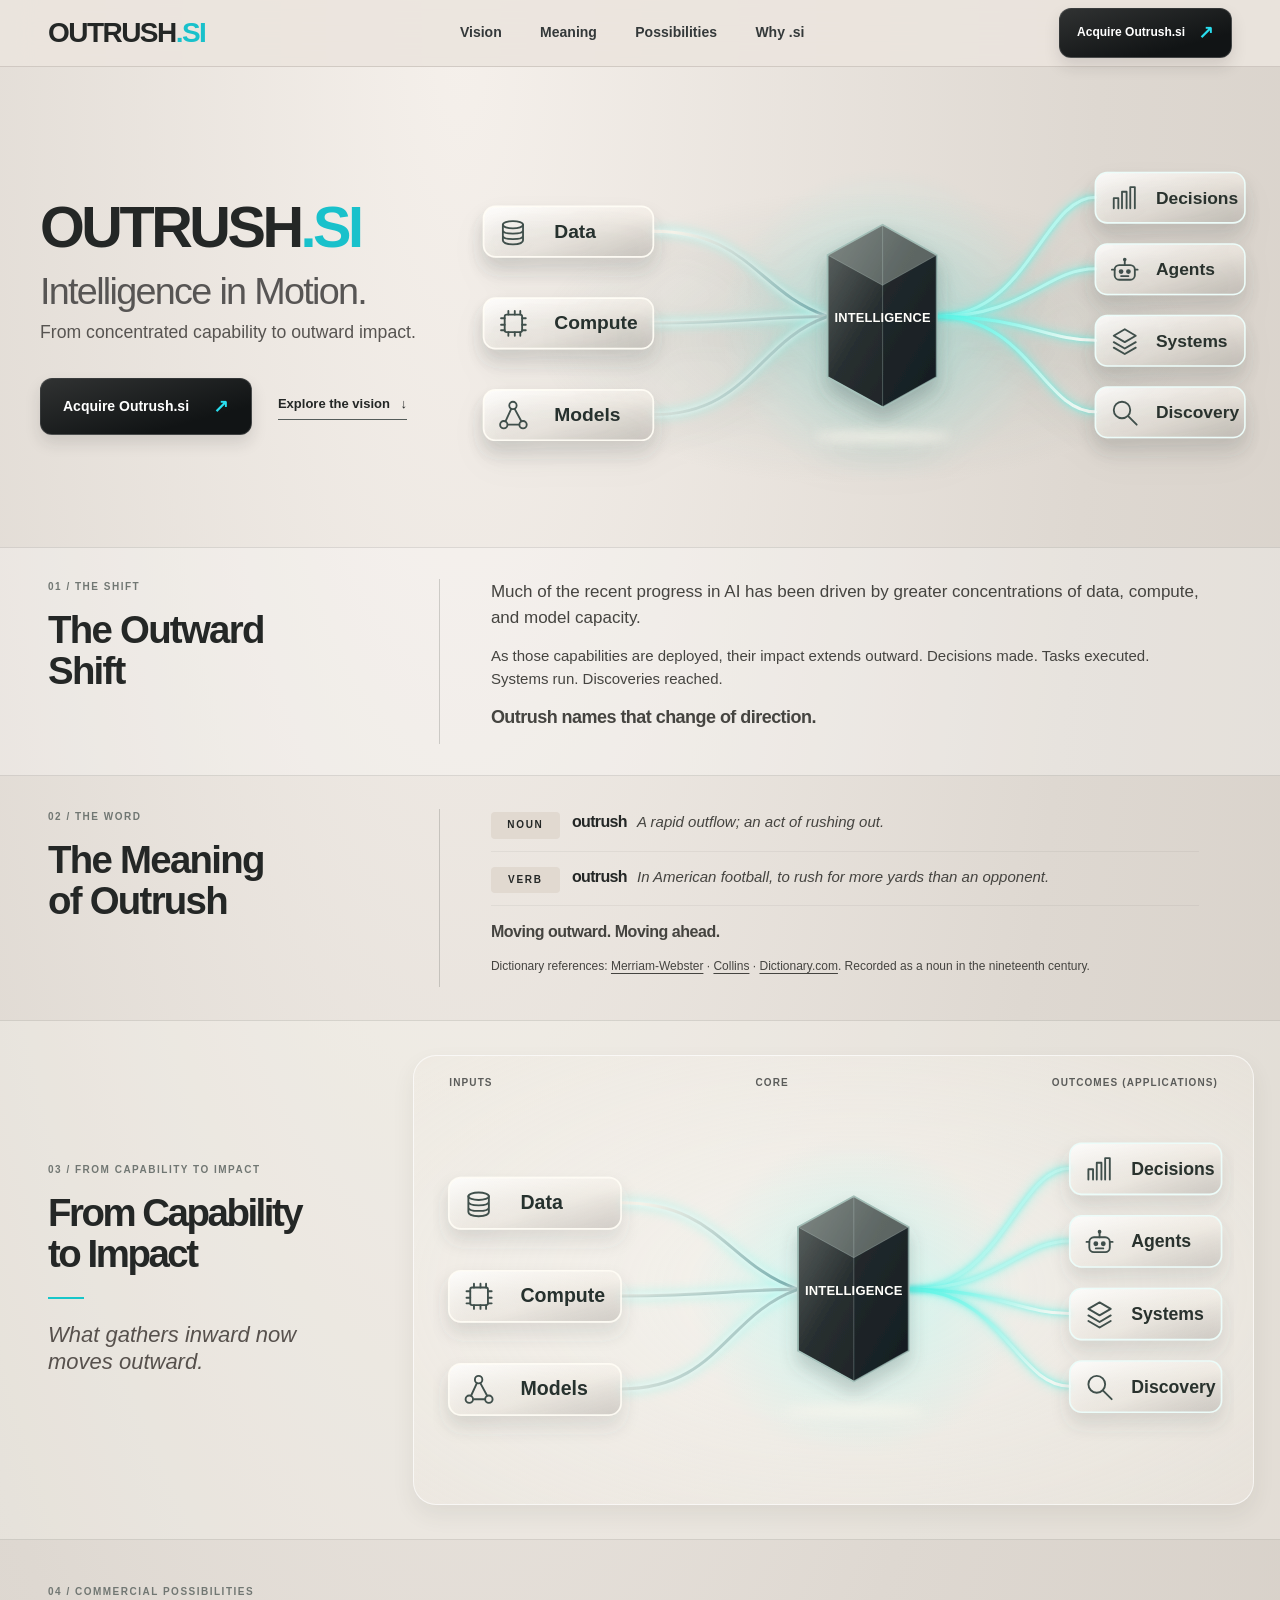
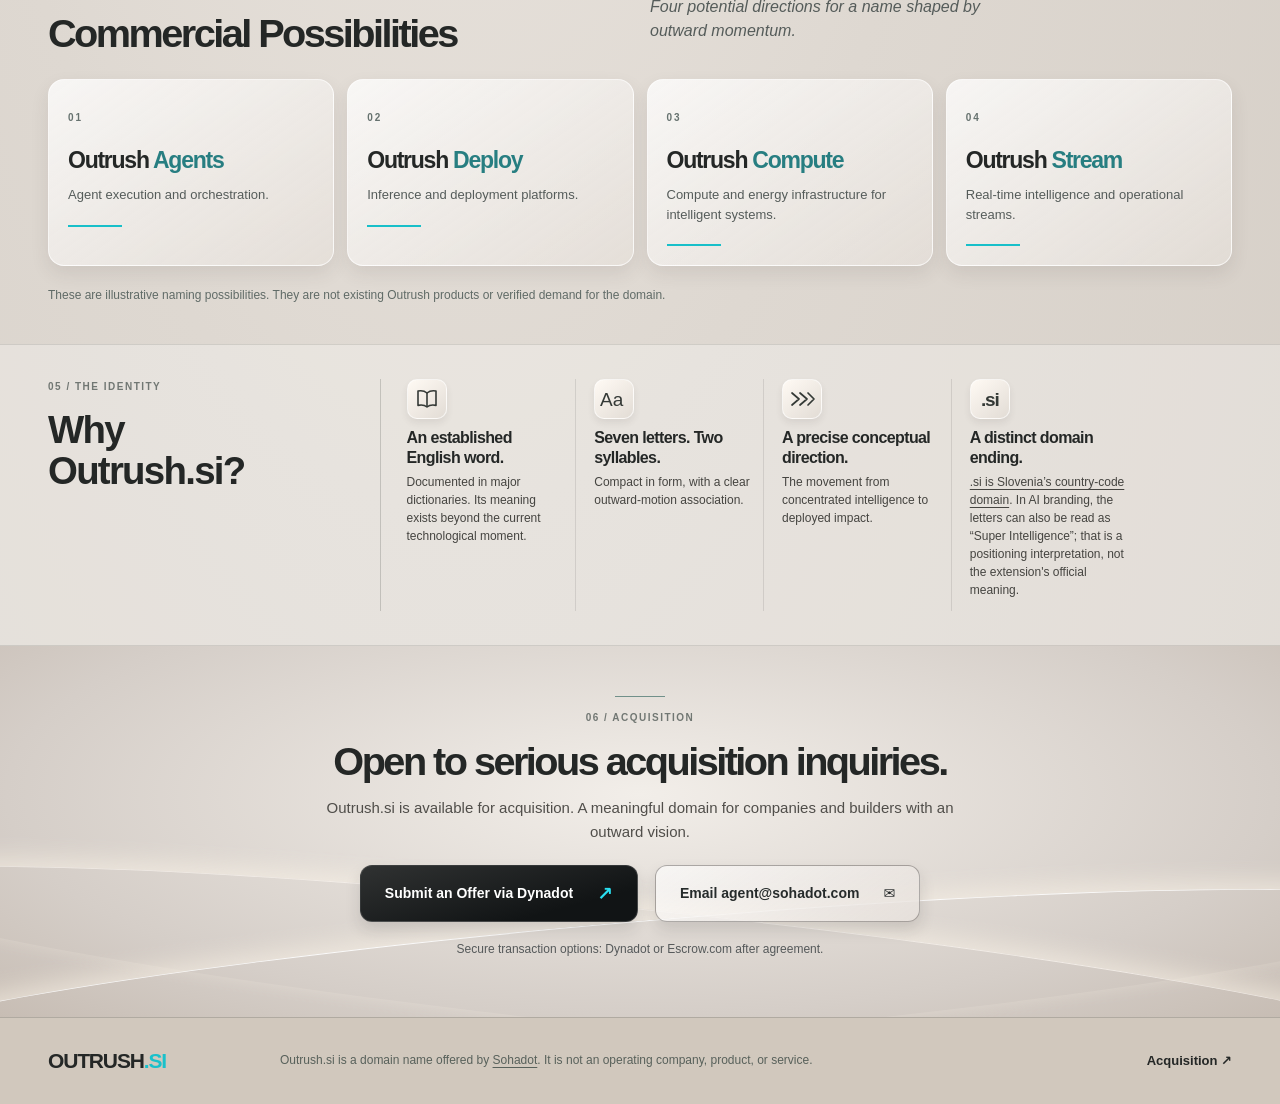
<file: index.html>
<!doctype html>
<html lang="en">
<head>
  <meta charset="utf-8">
  <meta name="viewport" content="width=device-width, initial-scale=1">
  <meta name="theme-color" content="#ded9d1">
  <meta name="robots" content="index, follow">
  <meta name="description" content="Outrush.si — Intelligence in Motion. A real English word for the outward flow of intelligence. Seven letters, offered for acquisition by Sohadot.">
  <title>Outrush.si — Intelligence in Motion</title>
  <link rel="canonical" href="https://outrush.si/">
  <link rel="icon" href="/assets/favicon.svg" type="image/svg+xml">
  <link rel="stylesheet" href="/styles.css">
  <link rel="stylesheet" href="/design-v2.css">
  <meta property="og:type" content="website">
  <meta property="og:site_name" content="Outrush.si">
  <meta property="og:title" content="Outrush.si — Intelligence in Motion">
  <meta property="og:description" content="From concentrated capability to outward impact. An English word for intelligence in motion.">
  <meta property="og:url" content="https://outrush.si/">
  <meta property="og:image" content="https://outrush.si/assets/social-card.jpg">
  <meta property="og:image:secure_url" content="https://outrush.si/assets/social-card.jpg">
  <meta property="og:image:type" content="image/jpeg">
  <meta property="og:image:width" content="1200">
  <meta property="og:image:height" content="630">
  <meta property="og:image:alt" content="Outrush.si — Intelligence in Motion. Champagne-grey visualization of intelligence flowing from concentration to outward impact.">
  <meta name="twitter:card" content="summary_large_image">
  <meta name="twitter:title" content="Outrush.si — Intelligence in Motion">
  <meta name="twitter:description" content="From concentrated capability to outward impact. An English word for intelligence in motion.">
  <meta name="twitter:image" content="https://outrush.si/assets/social-card.jpg">
  <meta name="twitter:image:alt" content="OUTRUSH.SI — Intelligence in Motion.">
  <script type="application/ld+json">
  {
    "@context":"https://schema.org",
    "@graph":[
      {"@type":"WebPage","@id":"https://outrush.si/#webpage","url":"https://outrush.si/","name":"Outrush.si — Intelligence in Motion","description":"A concept-led presentation of the domain name Outrush.si, available for acquisition from Sohadot.","inLanguage":"en","about":{"@id":"https://outrush.si/#term"}},
      {"@type":"DefinedTerm","@id":"https://outrush.si/#term","name":"outrush","description":"An act of rushing out; a rapid outflow.","url":"https://www.merriam-webster.com/dictionary/outrush","sameAs":["https://www.collinsdictionary.com/dictionary/english/outrush","https://www.dictionary.com/browse/outrush"]}
    ]
  }
  </script>
  <script src="/script.js" defer></script>
</head>
<body class="concept-v2">
  <a class="skip-link" href="#main">Skip to content</a>
  <header class="site-header">
    <div class="shell header-inner">
      <a href="/" class="wordmark" aria-label="Outrush.si home">OUTRUSH<span>.SI</span></a>
      <nav class="desktop-nav" aria-label="Main navigation">
        <a href="#thesis">Vision</a>
        <a href="#meaning">Meaning</a>
        <a href="#applications">Possibilities</a>
        <a href="#identity">Why .si</a>
      </nav>
      <a class="button button-dark header-action" href="/acquire/">Acquire Outrush.si <span aria-hidden="true">↗</span></a>
      <details class="mobile-menu">
        <summary aria-label="Open navigation menu"><span></span><span></span><span></span></summary>
        <nav aria-label="Mobile navigation">
          <a href="#thesis">Vision</a><a href="#meaning">Meaning</a><a href="#applications">Possibilities</a><a href="#identity">Why .si</a><a href="/acquire/">Acquisition</a>
        </nav>
      </details>
    </div>
  </header>
  <main id="main">
    <section class="hero shell" aria-labelledby="hero-title">
   <div class="hero-copy">
    <h1 id="hero-title">OUTRUSH<span>.SI</span></h1>
    <p class="hero-lead">Intelligence in Motion.</p>
    <p class="hero-support">From concentrated capability to outward impact.</p>
    <div class="hero-buttons">
     <a class="button button-dark" href="/acquire/">Acquire Outrush.si <span aria-hidden="true">↗</span></a>
     <a class="text-link" href="#thesis">Explore the vision <span aria-hidden="true">↓</span></a>
    </div>
   </div>
   <div class="flow-wrap">
    <svg class="flow-visual" viewBox="0 0 860 422" role="img" aria-labelledby="outrushhero-title outrushhero-desc">
 <title id="outrushhero-title">Data, compute and models become intelligence in motion</title>
 <desc id="outrushhero-desc">Three inputs converge into a central intelligence core, which releases four outward flows to decisions, agents, systems and discovery.</desc>
 <defs>
  <linearGradient id="outrushhero-glass" x1="0" y1="0" x2=".95" y2="1"><stop stop-color="#ffffff" stop-opacity=".85"/><stop offset=".58" stop-color="#f7f2ea" stop-opacity=".49"/><stop offset="1" stop-color="#bdb7b1" stop-opacity=".45"/></linearGradient>
  <linearGradient id="outrushhero-steel" x1="0" y1="0" x2="1" y2="1"><stop stop-color="#626967"/><stop offset=".45" stop-color="#282f30"/><stop offset="1" stop-color="#171e22"/></linearGradient>
  <linearGradient id="outrushhero-left" x1="0" y1=".3" x2="1" y2=".7"><stop stop-color="#f5f2e9"/><stop offset="1" stop-color="#80b3b3"/></linearGradient>
  <linearGradient id="outrushhero-right" x1="0" y1=".25" x2="1" y2=".75"><stop stop-color="#63f5e7"/><stop offset="1" stop-color="#f0f7f2"/></linearGradient>
  <filter id="outrushhero-shadow" x="-30%" y="-45%" width="180%" height="210%"><feDropShadow dx="0" dy="12" stdDeviation="9" flood-color="#4c514f" flood-opacity=".24"/></filter>
  <filter id="outrushhero-glow" x="-75%" y="-90%" width="250%" height="280%"><feGaussianBlur stdDeviation="6"/></filter>
  <radialGradient id="outrushhero-shine"><stop stop-color="#76fff6" stop-opacity=".67"/><stop offset="1" stop-color="#76fff6" stop-opacity="0"/></radialGradient>
 </defs>
 <ellipse cx="454" cy="222" rx="178" ry="172" fill="url(#outrushhero-shine)" opacity=".48"/>
 <g class="v2-flow-soft" fill="none" stroke="#64fff0" stroke-width="8" opacity=".36" filter="url(#outrushhero-glow)">
  <path d="M202 119 C306 119 315 185 392 212M202 219 C306 219 320 212 392 212M202 319 C306 319 315 239 392 212"/>
  <path d="M511 212 C611 212 627 82 684 82M511 212 C607 212 630 160 684 160M511 212 C607 212 630 238 684 238M511 212 C611 212 627 316 684 316"/>
 </g>
 <g class="v2-flow-lines" fill="none" stroke-width="2.5" stroke-linecap="round">
  <path stroke="url(#outrushhero-left)" d="M202 119 C306 119 315 185 392 212"/>
  <path stroke="url(#outrushhero-left)" d="M202 219 C306 219 320 212 392 212"/>
  <path stroke="url(#outrushhero-left)" d="M202 319 C306 319 315 239 392 212"/>
  <path stroke="url(#outrushhero-right)" d="M511 212 C611 212 627 82 684 82"/>
  <path stroke="url(#outrushhero-right)" d="M511 212 C607 212 630 160 684 160"/>
  <path stroke="url(#outrushhero-right)" d="M511 212 C607 212 630 238 684 238"/>
  <path stroke="url(#outrushhero-right)" d="M511 212 C611 212 627 316 684 316"/>
 </g>
 <g filter="url(#outrushhero-shadow)">
 <rect x="17" y="92" width="185" height="55" rx="13" fill="url(#outrushhero-glass)" stroke="#fffdf6" stroke-opacity=".91" stroke-width="1.8"/><g transform="translate(36 106)" fill="none" stroke="#3f4f4b" stroke-width="2" stroke-linecap="round" stroke-linejoin="round"><ellipse cx="13" cy="6" rx="11" ry="4"/><path d="M2 6v17c0 6 22 6 22 0V6M2 12c0 5 22 5 22 0M2 18c0 5 22 5 22 0"/></g><text x="94" y="126" font-size="21" font-weight="650" fill="#27302e">Data</text><rect x="17" y="192" width="185" height="55" rx="13" fill="url(#outrushhero-glass)" stroke="#fffdf6" stroke-opacity=".91" stroke-width="1.8"/><g transform="translate(36 206)" fill="none" stroke="#3f4f4b" stroke-width="2" stroke-linecap="round" stroke-linejoin="round"><rect x="4" y="4" width="19" height="19" rx="2"/><path d="M0 8h4M0 15h4M0 21h4M23 8h4M23 15h4M23 21h4M8 0v4M15 0v4M21 0v4M8 23v4M15 23v4M21 23v4"/></g><text x="94" y="226" font-size="21" font-weight="650" fill="#27302e">Compute</text><rect x="17" y="292" width="185" height="55" rx="13" fill="url(#outrushhero-glass)" stroke="#fffdf6" stroke-opacity=".91" stroke-width="1.8"/><g transform="translate(36 306)" fill="none" stroke="#3f4f4b" stroke-width="2" stroke-linecap="round" stroke-linejoin="round"><circle cx="13" cy="3" r="4"/><circle cx="3" cy="24" r="4"/><circle cx="24" cy="24" r="4"/><path d="M11 7 5 20M15 7l7 13M8 24h12"/></g><text x="94" y="326" font-size="21" font-weight="650" fill="#27302e">Models</text>
 <rect x="684" y="55" width="163" height="55" rx="13" fill="url(#outrushhero-glass)" stroke="#ecfcf9" stroke-width="1.7"/><g transform="translate(702 69)" fill="none" stroke="#3f4f4b" stroke-width="2" stroke-linecap="round" stroke-linejoin="round"><path d="M2 25V14h5v11M11 25V7h5v18M20 25V2h5v23"/></g><text x="750" y="89" font-size="19" font-weight="620" fill="#29332e">Decisions</text><rect x="684" y="133" width="163" height="55" rx="13" fill="url(#outrushhero-glass)" stroke="#ecfcf9" stroke-width="1.7"/><g transform="translate(702 147)" fill="none" stroke="#3f4f4b" stroke-width="2" stroke-linecap="round" stroke-linejoin="round"><rect x="3" y="9" width="22" height="16" rx="5"/><circle cx="10" cy="16" r="1.6" fill="#3f4f4b"/><circle cx="18" cy="16" r="1.6" fill="#3f4f4b"/><path d="M14 3v6M10 21h8M0 14h3M25 14h3"/><circle cx="14" cy="3" r="1"/></g><text x="750" y="167" font-size="19" font-weight="620" fill="#29332e">Agents</text><rect x="684" y="211" width="163" height="55" rx="13" fill="url(#outrushhero-glass)" stroke="#ecfcf9" stroke-width="1.7"/><g transform="translate(702 225)" fill="none" stroke="#3f4f4b" stroke-width="2" stroke-linecap="round" stroke-linejoin="round"><path d="m14 1 12 7-12 7L2 8Z M2 15l12 7 12-7M2 21l12 7 12-7"/></g><text x="750" y="245" font-size="19" font-weight="620" fill="#29332e">Systems</text><rect x="684" y="289" width="163" height="55" rx="13" fill="url(#outrushhero-glass)" stroke="#ecfcf9" stroke-width="1.7"/><g transform="translate(702 303)" fill="none" stroke="#3f4f4b" stroke-width="2" stroke-linecap="round" stroke-linejoin="round"><circle cx="11" cy="11" r="9"/><path d="m18 18 9 9"/></g><text x="750" y="323" font-size="19" font-weight="620" fill="#29332e">Discovery</text>
 </g>
 <g filter="url(#outrushhero-shadow)">
  <polygon points="452,112 511,145 511,278 452,311 392,278 392,145" fill="url(#outrushhero-steel)" stroke="#a0beb7" stroke-width="2"/>
  <polygon points="452,112 511,145 452,178 392,145" fill="#a4b0a9" opacity=".43"/>
  <polygon points="452,178 511,145 511,278 452,311" fill="#111b20" opacity=".32"/>
  <path d="M452 112V311M392 145L452 178L511 145M392 278L452 311L511 278" fill="none" stroke="#c1d5d1" stroke-opacity=".33"/>
  <text x="452" y="218" fill="#fffefa" font-size="14" font-weight="700" text-anchor="middle" letter-spacing=".2">INTELLIGENCE</text>
 </g>
 <ellipse cx="452" cy="343" rx="75" ry="7" fill="#fff8ef" opacity=".58" filter="url(#outrushhero-glow)"/>
 </svg>
    <div class="flow-mobile" aria-label="Data, compute and models converge into intelligence, leading to decisions, agents, systems and discovery.">
     <div class="mobile-inputs"><span>Data</span><span>Compute</span><span>Models</span></div>
     <span class="mobile-flow-arrow" aria-hidden="true">↓</span><div class="mobile-core">INTELLIGENCE</div><span class="mobile-flow-arrow" aria-hidden="true">↓</span>
     <div class="mobile-outputs"><span>Decisions</span><span>Agents</span><span>Systems</span><span>Discovery</span></div>
    </div>
   </div>
  </section>

  <section class="thesis-band" id="thesis" aria-labelledby="shift-heading">
      <div class="shell editorial-grid">
        <div class="section-name"><span class="section-index">01 / THE SHIFT</span><h2 id="shift-heading">The Outward<br>Shift</h2></div>
        <div class="section-body">
          <p class="body-large">Much of the recent progress in AI has been driven by greater concentrations of data, compute, and model capacity.</p>
          <p>As those capabilities are deployed, their impact extends outward. Decisions made. Tasks executed. Systems run. Discoveries reached.</p>
          <p class="pull-quote">Outrush names that change of direction.</p>
        </div>
      </div>
    </section>

    <section class="section shell" id="meaning" aria-labelledby="meaning-heading">
      <div class="editorial-grid">
        <div class="section-name"><span class="section-index">02 / THE WORD</span><h2 id="meaning-heading">The Meaning<br>of Outrush</h2></div>
        <div class="section-body">
          <div class="definition"><span class="part-of-speech">NOUN</span><div><strong>outrush</strong><p>A rapid outflow; an act of rushing out.</p></div></div>
          <div class="definition"><span class="part-of-speech">VERB</span><div><strong>outrush</strong><p>In American football, to rush for more yards than an opponent.</p></div></div>
          <p class="pull-quote">Moving outward. Moving ahead.</p>
          <p class="source-line">Dictionary references: <a href="https://www.merriam-webster.com/dictionary/outrush" target="_blank" rel="noopener noreferrer">Merriam-Webster</a> · <a href="https://www.collinsdictionary.com/dictionary/english/outrush" target="_blank" rel="noopener noreferrer">Collins</a> · <a href="https://www.dictionary.com/browse/outrush" target="_blank" rel="noopener noreferrer">Dictionary.com</a>. Recorded as a noun in the nineteenth century.</p>
        </div>
      </div>
    </section>

    <section class="impact-band" id="impact" aria-labelledby="impact-title">
   <div class="shell impact-layout">
    <div class="impact-copy"><span class="section-index">03 / FROM CAPABILITY TO IMPACT</span><h2 id="impact-title">From Capability<br>to Impact</h2><span class="impact-rule" aria-hidden="true"></span><p>What gathers inward now moves outward.</p></div>
    <div class="impact-art"><div class="impact-labels"><span>INPUTS</span><span>CORE</span><span>OUTCOMES (APPLICATIONS)</span></div><svg class="impact-svg" viewBox="0 0 860 422" role="img" aria-labelledby="outrushimpact-title outrushimpact-desc">
 <title id="outrushimpact-title">Data, compute and models become intelligence in motion</title>
 <desc id="outrushimpact-desc">Three inputs converge into a central intelligence core, which releases four outward flows to decisions, agents, systems and discovery.</desc>
 <defs>
  <linearGradient id="outrushimpact-glass" x1="0" y1="0" x2=".95" y2="1"><stop stop-color="#ffffff" stop-opacity=".85"/><stop offset=".58" stop-color="#f7f2ea" stop-opacity=".49"/><stop offset="1" stop-color="#bdb7b1" stop-opacity=".45"/></linearGradient>
  <linearGradient id="outrushimpact-steel" x1="0" y1="0" x2="1" y2="1"><stop stop-color="#626967"/><stop offset=".45" stop-color="#282f30"/><stop offset="1" stop-color="#171e22"/></linearGradient>
  <linearGradient id="outrushimpact-left" x1="0" y1=".3" x2="1" y2=".7"><stop stop-color="#f5f2e9"/><stop offset="1" stop-color="#80b3b3"/></linearGradient>
  <linearGradient id="outrushimpact-right" x1="0" y1=".25" x2="1" y2=".75"><stop stop-color="#63f5e7"/><stop offset="1" stop-color="#f0f7f2"/></linearGradient>
  <filter id="outrushimpact-shadow" x="-30%" y="-45%" width="180%" height="210%"><feDropShadow dx="0" dy="12" stdDeviation="9" flood-color="#4c514f" flood-opacity=".24"/></filter>
  <filter id="outrushimpact-glow" x="-75%" y="-90%" width="250%" height="280%"><feGaussianBlur stdDeviation="6"/></filter>
  <radialGradient id="outrushimpact-shine"><stop stop-color="#76fff6" stop-opacity=".67"/><stop offset="1" stop-color="#76fff6" stop-opacity="0"/></radialGradient>
 </defs>
 <ellipse cx="454" cy="222" rx="178" ry="172" fill="url(#outrushimpact-shine)" opacity=".48"/>
 <g class="v2-flow-soft" fill="none" stroke="#64fff0" stroke-width="8" opacity=".36" filter="url(#outrushimpact-glow)">
  <path d="M202 119 C306 119 315 185 392 212M202 219 C306 219 320 212 392 212M202 319 C306 319 315 239 392 212"/>
  <path d="M511 212 C611 212 627 82 684 82M511 212 C607 212 630 160 684 160M511 212 C607 212 630 238 684 238M511 212 C611 212 627 316 684 316"/>
 </g>
 <g class="v2-flow-lines" fill="none" stroke-width="2.5" stroke-linecap="round">
  <path stroke="url(#outrushimpact-left)" d="M202 119 C306 119 315 185 392 212"/>
  <path stroke="url(#outrushimpact-left)" d="M202 219 C306 219 320 212 392 212"/>
  <path stroke="url(#outrushimpact-left)" d="M202 319 C306 319 315 239 392 212"/>
  <path stroke="url(#outrushimpact-right)" d="M511 212 C611 212 627 82 684 82"/>
  <path stroke="url(#outrushimpact-right)" d="M511 212 C607 212 630 160 684 160"/>
  <path stroke="url(#outrushimpact-right)" d="M511 212 C607 212 630 238 684 238"/>
  <path stroke="url(#outrushimpact-right)" d="M511 212 C611 212 627 316 684 316"/>
 </g>
 <g filter="url(#outrushimpact-shadow)">
 <rect x="17" y="92" width="185" height="55" rx="13" fill="url(#outrushimpact-glass)" stroke="#fffdf6" stroke-opacity=".91" stroke-width="1.8"/><g transform="translate(36 106)" fill="none" stroke="#3f4f4b" stroke-width="2" stroke-linecap="round" stroke-linejoin="round"><ellipse cx="13" cy="6" rx="11" ry="4"/><path d="M2 6v17c0 6 22 6 22 0V6M2 12c0 5 22 5 22 0M2 18c0 5 22 5 22 0"/></g><text x="94" y="126" font-size="21" font-weight="650" fill="#27302e">Data</text><rect x="17" y="192" width="185" height="55" rx="13" fill="url(#outrushimpact-glass)" stroke="#fffdf6" stroke-opacity=".91" stroke-width="1.8"/><g transform="translate(36 206)" fill="none" stroke="#3f4f4b" stroke-width="2" stroke-linecap="round" stroke-linejoin="round"><rect x="4" y="4" width="19" height="19" rx="2"/><path d="M0 8h4M0 15h4M0 21h4M23 8h4M23 15h4M23 21h4M8 0v4M15 0v4M21 0v4M8 23v4M15 23v4M21 23v4"/></g><text x="94" y="226" font-size="21" font-weight="650" fill="#27302e">Compute</text><rect x="17" y="292" width="185" height="55" rx="13" fill="url(#outrushimpact-glass)" stroke="#fffdf6" stroke-opacity=".91" stroke-width="1.8"/><g transform="translate(36 306)" fill="none" stroke="#3f4f4b" stroke-width="2" stroke-linecap="round" stroke-linejoin="round"><circle cx="13" cy="3" r="4"/><circle cx="3" cy="24" r="4"/><circle cx="24" cy="24" r="4"/><path d="M11 7 5 20M15 7l7 13M8 24h12"/></g><text x="94" y="326" font-size="21" font-weight="650" fill="#27302e">Models</text>
 <rect x="684" y="55" width="163" height="55" rx="13" fill="url(#outrushimpact-glass)" stroke="#ecfcf9" stroke-width="1.7"/><g transform="translate(702 69)" fill="none" stroke="#3f4f4b" stroke-width="2" stroke-linecap="round" stroke-linejoin="round"><path d="M2 25V14h5v11M11 25V7h5v18M20 25V2h5v23"/></g><text x="750" y="89" font-size="19" font-weight="620" fill="#29332e">Decisions</text><rect x="684" y="133" width="163" height="55" rx="13" fill="url(#outrushimpact-glass)" stroke="#ecfcf9" stroke-width="1.7"/><g transform="translate(702 147)" fill="none" stroke="#3f4f4b" stroke-width="2" stroke-linecap="round" stroke-linejoin="round"><rect x="3" y="9" width="22" height="16" rx="5"/><circle cx="10" cy="16" r="1.6" fill="#3f4f4b"/><circle cx="18" cy="16" r="1.6" fill="#3f4f4b"/><path d="M14 3v6M10 21h8M0 14h3M25 14h3"/><circle cx="14" cy="3" r="1"/></g><text x="750" y="167" font-size="19" font-weight="620" fill="#29332e">Agents</text><rect x="684" y="211" width="163" height="55" rx="13" fill="url(#outrushimpact-glass)" stroke="#ecfcf9" stroke-width="1.7"/><g transform="translate(702 225)" fill="none" stroke="#3f4f4b" stroke-width="2" stroke-linecap="round" stroke-linejoin="round"><path d="m14 1 12 7-12 7L2 8Z M2 15l12 7 12-7M2 21l12 7 12-7"/></g><text x="750" y="245" font-size="19" font-weight="620" fill="#29332e">Systems</text><rect x="684" y="289" width="163" height="55" rx="13" fill="url(#outrushimpact-glass)" stroke="#ecfcf9" stroke-width="1.7"/><g transform="translate(702 303)" fill="none" stroke="#3f4f4b" stroke-width="2" stroke-linecap="round" stroke-linejoin="round"><circle cx="11" cy="11" r="9"/><path d="m18 18 9 9"/></g><text x="750" y="323" font-size="19" font-weight="620" fill="#29332e">Discovery</text>
 </g>
 <g filter="url(#outrushimpact-shadow)">
  <polygon points="452,112 511,145 511,278 452,311 392,278 392,145" fill="url(#outrushimpact-steel)" stroke="#a0beb7" stroke-width="2"/>
  <polygon points="452,112 511,145 452,178 392,145" fill="#a4b0a9" opacity=".43"/>
  <polygon points="452,178 511,145 511,278 452,311" fill="#111b20" opacity=".32"/>
  <path d="M452 112V311M392 145L452 178L511 145M392 278L452 311L511 278" fill="none" stroke="#c1d5d1" stroke-opacity=".33"/>
  <text x="452" y="218" fill="#fffefa" font-size="14" font-weight="700" text-anchor="middle" letter-spacing=".2">INTELLIGENCE</text>
 </g>
 <ellipse cx="452" cy="343" rx="75" ry="7" fill="#fff8ef" opacity=".58" filter="url(#outrushimpact-glow)"/>
 </svg></div>
   </div>
  </section>

  <section class="section shell" id="applications" aria-labelledby="applications-heading">
      <div class="section-heading-row"><div><span class="section-index">04 / COMMERCIAL POSSIBILITIES</span><h2 id="applications-heading">Commercial Possibilities</h2></div><p>Four potential directions for a name shaped by outward momentum.</p></div>
      <div class="application-grid">
        <article class="application"><span class="app-number">01</span><h3>Outrush <em>Agents</em></h3><p>Agent execution and orchestration.</p><div class="app-line" aria-hidden="true"></div></article>
        <article class="application"><span class="app-number">02</span><h3>Outrush <em>Deploy</em></h3><p>Inference and deployment platforms.</p><div class="app-line" aria-hidden="true"></div></article>
        <article class="application"><span class="app-number">03</span><h3>Outrush <em>Compute</em></h3><p>Compute and energy infrastructure for intelligent systems.</p><div class="app-line" aria-hidden="true"></div></article>
        <article class="application"><span class="app-number">04</span><h3>Outrush <em>Stream</em></h3><p>Real-time intelligence and operational streams.</p><div class="app-line" aria-hidden="true"></div></article>
      </div>
      <p class="fineprint">These are illustrative naming possibilities. They are not existing Outrush products or verified demand for the domain.</p>
    </section>

    <section class="identity-band" id="identity" aria-labelledby="identity-heading">
      <div class="shell editorial-grid">
        <div class="section-name"><span class="section-index">05 / THE IDENTITY</span><h2 id="identity-heading">Why<br>Outrush.si?</h2></div>
        <div class="section-body">
          <div class="identity-row"><span aria-hidden="true"><svg width="24" height="24" viewBox="0 0 24 24" fill="none" stroke="currentColor" stroke-width="1.6" stroke-linejoin="round"><path d="M12 20c-2.7-2.3-5.5-2.3-9-1.6V4c3.6-.7 6.6-.1 9 2 2.5-2.1 5.4-2.7 9-2v14.4c-3.4-.7-6.3-.7-9 1.6Z"/><path d="M12 6v14"/></svg></span><div><h3>An established English word.</h3><p>Documented in major dictionaries. Its meaning exists beyond the current technological moment.</p></div></div>
          <div class="identity-row"><span aria-hidden="true"><svg width="28" height="24" viewBox="0 0 28 24" fill="none"><text x="0" y="19" font-family="Arial,sans-serif" font-size="19" font-weight="500" fill="currentColor">Aa</text></svg></span><div><h3>Seven letters. Two syllables.</h3><p>Compact in form, with a clear outward-motion association.</p></div></div>
          <div class="identity-row"><span aria-hidden="true"><svg width="27" height="24" viewBox="0 0 27 24" fill="none" stroke="currentColor" stroke-width="1.7" stroke-linecap="round" stroke-linejoin="round"><path d="m3 6 7 6-7 6M11 6l7 6-7 6M19 6l6 6-6 6"/></svg></span><div><h3>A precise conceptual direction.</h3><p>The movement from concentrated intelligence to deployed impact.</p></div></div>
          <div class="identity-row"><span aria-hidden="true" style="font-size:19px;font-weight:700;letter-spacing:-.06em">.si</span><div><h3>A distinct domain ending.</h3><p><a href="https://www.register.si/en/vision-and-mission/" target="_blank" rel="noopener noreferrer">.si is Slovenia’s country-code domain</a>. In AI branding, the letters can also be read as “Super Intelligence”; that is a positioning interpretation, not the extension's official meaning.</p></div></div>
        </div>
      </div>
    </section>

    <section class="closing shell" aria-labelledby="closing-heading">
      <div class="closing-rule" aria-hidden="true"></div>
      <span class="section-index">06 / ACQUISITION</span>
      <h2 id="closing-heading">Open to serious acquisition inquiries.</h2>
      <p>Outrush.si is available for acquisition. A meaningful domain for companies and builders with an outward vision.</p>
      <div class="closing-buttons">
     <a href="https://www.dynadot.com/fr/market/user-listings/outrush.si" target="_blank" rel="noopener noreferrer" class="button button-dark button-large">Submit an Offer via Dynadot <span aria-hidden="true">↗</span></a>
     <a href="mailto:agent@sohadot.com?subject=Outrush.si%20acquisition%20proposal" class="button button-outline button-large">Email agent@sohadot.com <span aria-hidden="true">✉</span></a>
    </div>
    <p class="closing-security">Secure transaction options: Dynadot or Escrow.com after agreement.</p>
    </section>
  </main>
  <footer class="site-footer"><div class="shell footer-inner"><a class="wordmark" href="/">OUTRUSH<span>.SI</span></a><p>Outrush.si is a domain name offered by <a href="https://sohadot.com" rel="noopener noreferrer">Sohadot</a>. It is not an operating company, product, or service.</p><a href="/acquire/">Acquisition <span aria-hidden="true">↗</span></a></div></footer>
</body>
</html>
</file>
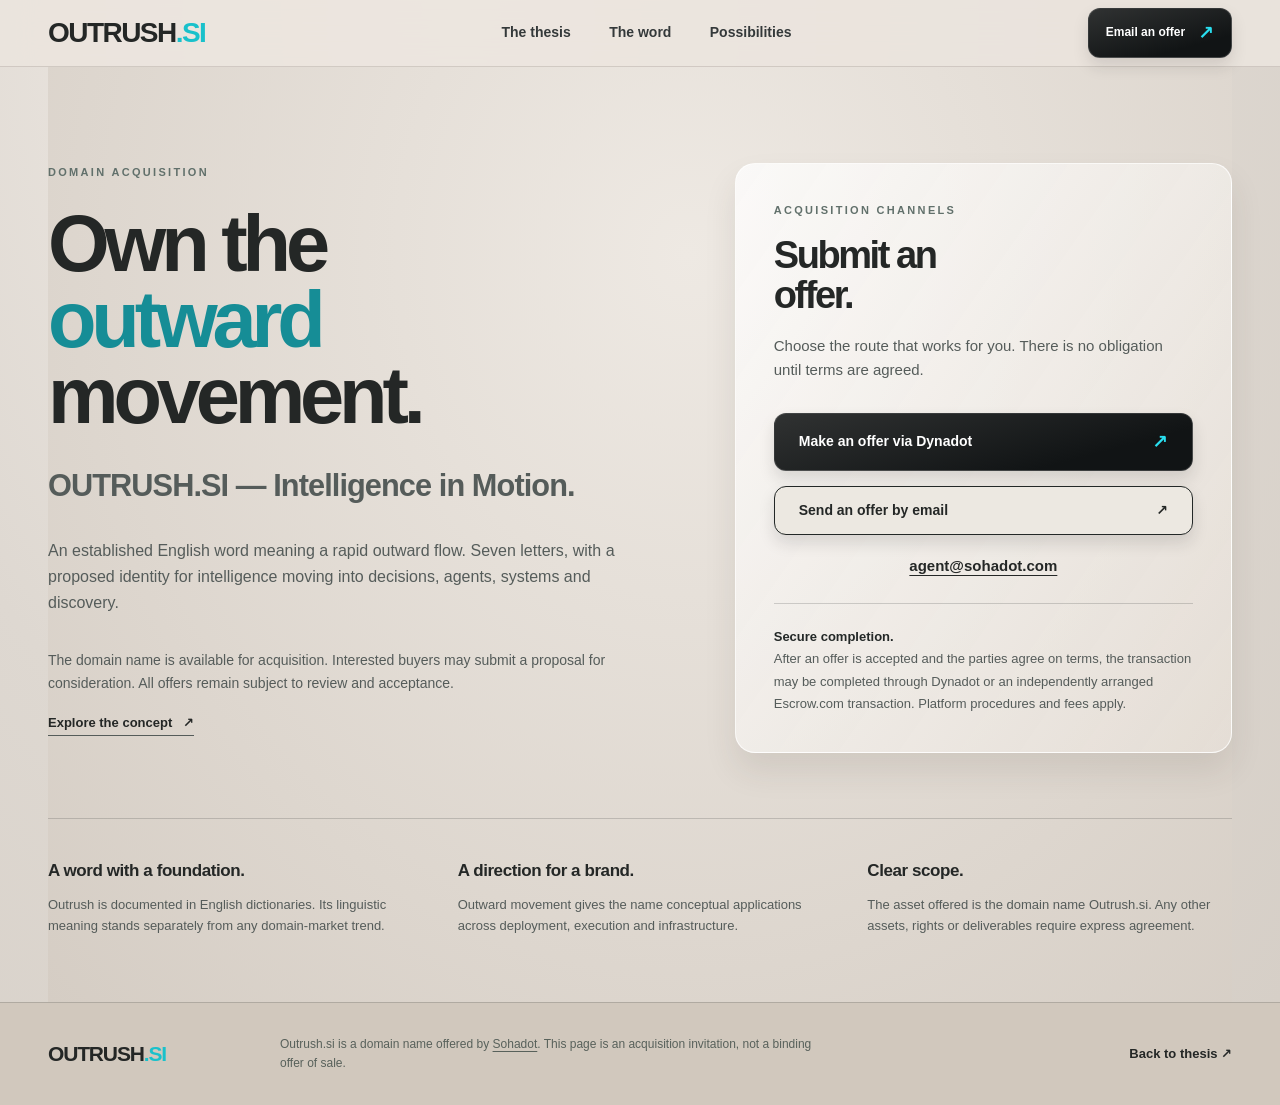
<file: acquire/index.html>
<!doctype html>
<html lang="en">
<head>
  <meta charset="utf-8">
  <meta name="viewport" content="width=device-width, initial-scale=1">
  <meta name="theme-color" content="#ded9d1">
  <meta name="robots" content="noindex, follow">
  <meta name="description" content="Submit an acquisition proposal for Outrush.si via Dynadot or direct email. Secure transfer can be arranged through Dynadot or Escrow.com.">
  <title>Acquire Outrush.si — Acquisition Inquiries</title>
  <link rel="canonical" href="https://outrush.si/acquire/">
  <meta property="og:type" content="website">
  <meta property="og:site_name" content="Outrush.si">
  <meta property="og:title" content="Acquire Outrush.si — Intelligence in Motion">
  <meta property="og:description" content="Outrush.si is available for acquisition. Submit an offer via Dynadot or email.">
  <meta property="og:url" content="https://outrush.si/acquire/">
  <meta property="og:image" content="https://outrush.si/assets/social-card.jpg">
  <meta property="og:image:secure_url" content="https://outrush.si/assets/social-card.jpg">
  <meta property="og:image:type" content="image/jpeg">
  <meta property="og:image:width" content="1200">
  <meta property="og:image:height" content="630">
  <meta property="og:image:alt" content="Outrush.si — Intelligence in Motion. Champagne-grey visualization of intelligence flowing from concentration to outward impact.">
  <meta name="twitter:card" content="summary_large_image">
  <meta name="twitter:title" content="Acquire Outrush.si — Intelligence in Motion">
  <meta name="twitter:description" content="Outrush.si is available for acquisition. Submit an offer via Dynadot or email.">
  <meta name="twitter:image" content="https://outrush.si/assets/social-card.jpg">
  <meta name="twitter:image:alt" content="OUTRUSH.SI — Intelligence in Motion.">
  <link rel="icon" href="/assets/favicon.svg" type="image/svg+xml">
  <link rel="stylesheet" href="/styles.css">
  <link rel="stylesheet" href="/design-v2.css">
  <script src="/script.js" defer></script>
</head>
<body class="acquire-v2">
  <a class="skip-link" href="#main">Skip to content</a>
  <header class="site-header"><div class="shell header-inner"><a href="/" class="wordmark">OUTRUSH<span>.SI</span></a><nav class="desktop-nav" aria-label="Main navigation"><a href="/">The thesis</a><a href="/#meaning">The word</a><a href="/#applications">Possibilities</a></nav><a href="mailto:agent@sohadot.com?subject=Outrush.si%20acquisition%20proposal" class="button button-dark header-action">Email an offer <span aria-hidden="true">↗</span></a></div></header>
  <main id="main">
    <section class="shell acquire-hero">
      <div class="acquire-layout">
        <div class="acquisition-intro">
          <span class="section-index">DOMAIN ACQUISITION</span>
          <h1>Own the<br><em>outward</em><br>movement.</h1>
          <p class="large">OUTRUSH.SI — Intelligence in Motion.</p>
          <p>An established English word meaning a rapid outward flow. Seven letters, with a proposed identity for intelligence moving into decisions, agents, systems and discovery.</p>
          <p class="quiet">The domain name is available for acquisition. Interested buyers may submit a proposal for consideration. All offers remain subject to review and acceptance.</p>
          <a href="/" class="text-link">Explore the concept <span aria-hidden="true">↗</span></a>
        </div>
        <aside class="offer-panel" aria-labelledby="offer-title">
          <span class="section-index">ACQUISITION CHANNELS</span>
          <h2 id="offer-title">Submit an<br>offer.</h2>
          <p>Choose the route that works for you. There is no obligation until terms are agreed.</p>
          <a class="button button-dark" href="https://www.dynadot.com/fr/market/user-listings/outrush.si" target="_blank" rel="noopener noreferrer">Make an offer via Dynadot <span aria-hidden="true">↗</span></a>
          <a class="button button-light" href="mailto:agent@sohadot.com?subject=Outrush.si%20acquisition%20proposal&amp;body=Hello%20Sohadot%2C%0A%0AI%20would%20like%20to%20submit%20an%20acquisition%20proposal%20for%20Outrush.si.%0A%0AMy%20offer%20(USD)%3A%20%0A%0ARegards%2C%0A">Send an offer by email <span aria-hidden="true">↗</span></a>
          <a href="mailto:agent@sohadot.com?subject=Outrush.si%20acquisition%20proposal" class="email-link">agent@sohadot.com</a>
          <div class="transaction-note"><strong>Secure completion.</strong><br>After an offer is accepted and the parties agree on terms, the transaction may be completed through Dynadot or an independently arranged Escrow.com transaction. Platform procedures and fees apply.</div>
        </aside>
      </div>
      <div class="acquisition-points" aria-label="Why the name may matter">
        <div><h3>A word with a foundation.</h3><p>Outrush is documented in English dictionaries. Its linguistic meaning stands separately from any domain-market trend.</p></div>
        <div><h3>A direction for a brand.</h3><p>Outward movement gives the name conceptual applications across deployment, execution and infrastructure.</p></div>
        <div><h3>Clear scope.</h3><p>The asset offered is the domain name Outrush.si. Any other assets, rights or deliverables require express agreement.</p></div>
      </div>
    </section>
  </main>
  <footer class="site-footer"><div class="shell footer-inner"><a class="wordmark" href="/">OUTRUSH<span>.SI</span></a><p>Outrush.si is a domain name offered by <a href="https://sohadot.com" rel="noopener noreferrer">Sohadot</a>. This page is an acquisition invitation, not a binding offer of sale.</p><a href="/">Back to thesis <span aria-hidden="true">↗</span></a></div></footer>
</body>
</html>
</file>
<file: styles.css>
:root{color-scheme:light;--bg:#ded9d1;--paper:#ece8e1;--surface:#e6e1d9;--ink:#232827;--sub:#555c5a;--line:rgba(35,40,39,.19);--teal:#277e81;--shell:1310px;font-synthesis:none}
*,*::before,*::after{box-sizing:border-box}
html{scroll-behavior:smooth;scroll-padding-top:100px}
body{margin:0;background:var(--bg);color:var(--ink);font:400 16px/1.65 Inter,"Helvetica Neue",Arial,system-ui,sans-serif;-webkit-font-smoothing:antialiased}
a{color:inherit}button,a{ -webkit-tap-highlight-color:transparent}
a:focus-visible,summary:focus-visible{outline:3px solid var(--teal);outline-offset:5px}
.shell{width:min(calc(100% - 96px),var(--shell));margin-inline:auto}
.skip-link{position:absolute;top:-60px;left:12px;padding:10px 15px;background:var(--ink);color:#fff;z-index:100}
.skip-link:focus{top:12px}
.site-header{position:sticky;top:0;z-index:50;border-bottom:1px solid var(--line);background:rgba(222,217,209,.94);backdrop-filter:blur(18px)}
.header-inner{height:78px;display:flex;align-items:center;justify-content:space-between;gap:25px}
.wordmark{text-decoration:none;font-weight:850;font-size:24px;letter-spacing:-.07em;line-height:1;white-space:nowrap}
.wordmark span,.hero h1 span{color:var(--teal)}
.desktop-nav{display:flex;align-items:center;gap:clamp(15px,3vw,40px)}
.desktop-nav a{color:#39413e;text-decoration:none;font-size:13px;font-weight:650;transition:color .2s}
.desktop-nav a:hover,.text-link:hover{color:var(--teal)}
.button{display:inline-flex;align-items:center;justify-content:center;gap:24px;text-decoration:none;font-size:14px;font-weight:680;min-height:49px;border:1px solid var(--ink);padding:12px 24px;border-radius:8px;transition:background .2s,transform .2s,box-shadow .2s}
.button:hover{transform:translateY(-2px);box-shadow:0 8px 20px #2328271a}
.button-dark{background:var(--ink);color:#f5f1e9}
.button-dark span{color:#82d1cb;font-size:19px}
.header-action{font-size:12px;min-height:42px;padding:8px 17px;gap:13px}
.button-light{background:var(--paper)}
.button-large{min-width:216px}
.mobile-menu{display:none}
.hero{min-height:660px;display:grid;grid-template-columns:40% 60%;align-items:center;gap:0;padding-block:80px 82px}
.hero-copy{position:relative;z-index:2}
.hero h1{font-size:clamp(40px,5.2vw,76px);line-height:.98;letter-spacing:-.075em;font-weight:850;margin:0 0 31px;white-space:nowrap}
.hero-lead{font-size:clamp(49px,5vw,76px);line-height:1.02;font-weight:660;letter-spacing:-.065em;margin:0}
.hero-lead em{font-style:normal;color:var(--teal)}
.hero-support{font-size:clamp(18px,1.8vw,24px);font-weight:580;line-height:1.32;margin:23px 0 18px;max-width:390px}
.hero-explain{max-width:382px;color:var(--sub);font-size:15px;line-height:1.72;margin:0}
.hero-buttons{display:flex;align-items:center;gap:25px;flex-wrap:wrap;margin-top:32px}
.text-link{text-decoration:none;border-bottom:1px solid var(--sub);font-size:13px;font-weight:670;padding-bottom:5px;white-space:nowrap}
.text-link span{padding-left:7px}
.flow-wrap{position:relative;margin-left:8px;min-width:0}
.flow-wrap:before{content:"";position:absolute;inset:16% 6% 6%;background:radial-gradient(ellipse at 50% 51%,rgba(133,163,155,.23),transparent 68%);pointer-events:none}
.flow-topline{display:flex;justify-content:space-between;max-width:740px;margin:0 auto -12px;padding-inline:11px;color:#62716c;font-size:10px;letter-spacing:.2em;font-weight:790}
.flow-visual{display:block;width:100%;height:auto;overflow:visible;filter:drop-shadow(0 15px 12px rgba(61,71,66,.065))}
.flow-lines path{stroke-dasharray:7 15;animation:move-flow 9s linear infinite}
.lines-in path{animation-direction:reverse}
@keyframes move-flow{to{stroke-dashoffset:-132}}
.flow-caption{text-align:center;font-size:13px;letter-spacing:.025em;color:var(--sub);font-style:italic;margin:-9px 0 0}
.flow-mobile{display:none}
.section,.thesis-band,.identity-band{padding-block:100px}
.thesis-band{background:#e9e5de;border-block:1px solid var(--line)}
.identity-band{background:#e9e5de;border-block:1px solid var(--line)}
.editorial-grid{display:grid;grid-template-columns:41% 59%;gap:0}
.section-name{padding-right:8%}
.section-index{font-size:11px;letter-spacing:.21em;font-weight:800;color:#61706b;display:block;margin-bottom:25px}
h2{font-size:clamp(43px,5.7vw,80px);line-height:1.02;letter-spacing:-.064em;margin:0;font-weight:700}
.section-body{border-left:1px solid var(--line);padding-left:clamp(35px,6vw,92px);max-width:760px}
.section-body p{font-size:17px;line-height:1.74;color:var(--sub);margin:0 0 23px}
.section-body p.body-large{font-size:clamp(22px,2.3vw,30px);line-height:1.4;letter-spacing:-.025em;color:var(--ink);font-weight:520}
.section-body p.pull-quote{font-size:23px;font-weight:610;line-height:1.4;letter-spacing:-.03em;color:var(--ink);margin:36px 0 0}
.definition{display:grid;grid-template-columns:102px 1fr;gap:23px;align-items:start;border-bottom:1px solid var(--line);padding-bottom:25px;margin-bottom:27px}
.definition strong{font-size:29px;font-weight:660;letter-spacing:-.04em}
.definition p{font-size:17px;margin:2px 0 0}
.part-of-speech{display:inline-block;background:#d7d2ca;border-radius:4px;padding:5px 8px;letter-spacing:.17em;font-size:10px;font-weight:800;text-align:center;margin-top:12px}
.section-body p.source-line{margin-top:26px;font-size:13px;line-height:1.8}
.source-line a,.identity-row a{text-underline-offset:3px}
.statement-band{background:#293130;color:#eeeae4;padding:88px 0;overflow:hidden}
.statement-inner{display:grid;grid-template-columns:37% 63%;align-items:center}
.statement-side span{font-size:11px;letter-spacing:.18em;color:#9dafaa;display:block;margin-bottom:24px;font-weight:750}
.statement-side strong{font-size:27px;line-height:1.15;font-weight:550;letter-spacing:-.04em}
.statement-main{font-size:clamp(40px,5.2vw,72px);letter-spacing:-.06em;line-height:1.08;font-weight:580;position:relative}
.statement-main em{font-style:normal;color:#afd6d0}
.statement-rule{display:block;width:160px;height:2px;background:#afd6d0;margin-top:33px;position:relative}
.statement-rule:after{content:"";position:absolute;right:0;top:-4px;border-left:8px solid #afd6d0;border-top:5px solid transparent;border-bottom:5px solid transparent}
.section-heading-row{display:grid;grid-template-columns:1fr 360px;align-items:end;gap:40px;margin-bottom:55px}
.section-heading-row p{font-size:18px;color:var(--sub);max-width:370px;line-height:1.5}
.application-grid{display:grid;grid-template-columns:repeat(2,minmax(0,1fr));gap:17px}
.application{border:1px solid var(--line);background:rgba(246,242,236,.38);min-height:234px;padding:31px 37px 29px;position:relative;overflow:hidden;transition:transform .2s,border-color .2s,background .2s}
.application:hover{transform:translateY(-3px);border-color:#5d8581;background:rgba(246,242,236,.63)}
.app-number{font-size:11px;color:#66726f;letter-spacing:.19em;font-weight:850}
.application h3{font-size:clamp(27px,2.9vw,38px);line-height:1.15;letter-spacing:-.055em;margin:23px 0 9px;font-weight:700}
.application h3 em{font-style:normal;color:var(--teal)}
.application p{margin:0;color:var(--sub);font-size:15px}
.app-line{height:2px;width:54px;background:var(--teal);margin-top:32px}
.fineprint{font-size:12px;color:#606b67;line-height:1.7;margin:19px 0 0}
.identity-row{display:grid;grid-template-columns:36px 1fr;gap:32px;padding:0 0 27px;margin-bottom:28px;border-bottom:1px solid var(--line)}
.identity-row:last-child{border:0;margin-bottom:0;padding-bottom:0}
.identity-row>span{font-size:12px;color:#74817a;font-weight:800}
.identity-row h3{font-size:23px;letter-spacing:-.038em;line-height:1.3;margin:0 0 7px}
.identity-row p{font-size:15px;line-height:1.65;margin:0}
.closing{text-align:center;padding-block:117px 124px;position:relative}
.closing-rule{width:160px;height:1px;background:#71908a;margin:0 auto 38px}
.closing .section-index{margin-bottom:20px}
.closing h2{font-size:clamp(46px,6.7vw,91px)}
.closing p{max-width:560px;color:var(--sub);font-size:17px;margin:29px auto 34px}
.site-footer{border-top:1px solid var(--line);background:#d5cfc6;padding:32px 0}
.footer-inner{display:grid;grid-template-columns:200px 1fr auto;align-items:center;gap:32px}
.footer-inner .wordmark{font-size:21px}
.footer-inner p{font-size:12px;color:#58615b;line-height:1.6;max-width:550px;margin:0}
.footer-inner p a{text-underline-offset:3px}
.footer-inner>a:last-child{font-size:13px;font-weight:700;text-decoration:none}
.acquire-hero{padding:96px 0 65px;min-height:calc(100vh - 190px)}
.acquire-layout{display:grid;grid-template-columns:58% 42%;align-items:start;gap:0}
.acquisition-intro{padding-right:11%}
.acquisition-intro h1{font-size:clamp(54px,6.2vw,92px);letter-spacing:-.065em;line-height:.96;margin:0 0 28px;font-weight:720}
.acquisition-intro h1 em{font-style:normal;color:var(--teal)}
.acquisition-intro .large{font-size:clamp(22px,2.4vw,33px);line-height:1.35;font-weight:550;letter-spacing:-.03em}
.acquisition-intro p{font-size:16px;color:var(--sub);max-width:620px}
.acquisition-intro .quiet{font-size:14px;margin-top:32px}
.offer-panel{border:1px solid var(--line);background:#eae6df;padding:37px 38px;box-shadow:0 22px 62px #3c373017}
.offer-panel .section-index{margin-bottom:16px}
.offer-panel h2{font-size:38px;line-height:1.06;margin-bottom:18px}
.offer-panel>p{color:var(--sub);font-size:15px}
.offer-panel .button{width:100%;justify-content:space-between;margin-top:15px}
.offer-panel .email-link{display:block;text-align:center;margin:19px 0 25px;font-size:15px;font-weight:670;text-underline-offset:4px;overflow-wrap:anywhere}
.transaction-note{padding-top:22px;border-top:1px solid var(--line);margin-top:19px;color:var(--sub);font-size:13px;line-height:1.7}
.transaction-note strong{color:var(--ink)}
.acquisition-points{border-top:1px solid var(--line);margin-top:65px;padding-top:38px;display:grid;grid-template-columns:repeat(3,1fr);gap:45px}
.acquisition-points h3{font-size:17px;letter-spacing:-.025em;margin:0 0 9px}
.acquisition-points p{color:var(--sub);font-size:13px;line-height:1.65;margin:0}
@media(max-width:1200px){.shell{width:min(calc(100% - 70px),var(--shell))}.desktop-nav{gap:18px}.hero{grid-template-columns:43% 57%}.hero h1{font-size:clamp(40px,5vw,64px)}.hero-lead{font-size:clamp(48px,5vw,65px)}}
@media(max-width:900px){.desktop-nav{display:none}.mobile-menu{display:block;position:relative;margin-left:auto}.mobile-menu summary{list-style:none;cursor:pointer;padding:14px 8px;display:grid;gap:4px}.mobile-menu summary::-webkit-details-marker{display:none}.mobile-menu summary span{display:block;width:24px;height:2px;background:var(--ink)}.mobile-menu nav{position:absolute;right:0;top:100%;min-width:210px;border:1px solid var(--line);background:var(--paper);padding:12px;box-shadow:0 14px 32px #0002;display:grid}.mobile-menu nav a{padding:12px 8px;text-decoration:none;font-weight:650}.header-action{margin-left:auto}.hero{grid-template-columns:1fr;padding-block:76px 68px}.hero h1{font-size:clamp(50px,9vw,80px)}.hero-lead{font-size:clamp(49px,8vw,74px)}.hero-explain,.hero-support{max-width:650px}.flow-wrap{max-width:770px;margin:60px auto 0;width:100%}.editorial-grid{grid-template-columns:35% 65%}.section-body{padding-left:40px}.section-heading-row{grid-template-columns:1fr 280px}.acquire-layout{grid-template-columns:1fr}.acquisition-intro{padding:0 0 42px}.acquisition-points{margin-top:48px}}
@media(max-width:650px){html{scroll-padding-top:80px}.shell{width:calc(100% - 36px)}.header-inner{height:66px;gap:8px}.wordmark{font-size:20px}.header-action{font-size:11px;min-height:40px;padding:8px 12px;gap:7px}.mobile-menu{margin-left:0}.hero{padding-block:61px 58px}.hero h1{font-size:clamp(43px,11vw,68px);margin-bottom:26px}.hero-lead{font-size:clamp(47px,12vw,69px)}.hero-support{margin-top:24px;font-size:19px}.hero-explain{font-size:15px}.hero-buttons{margin-top:29px}.flow-wrap{margin-top:51px;border-top:1px solid var(--line);padding-top:25px}.flow-topline,.flow-visual{display:none}.flow-mobile{display:grid;justify-items:center;gap:10px}.mobile-inputs,.mobile-outputs{display:flex;flex-wrap:wrap;justify-content:center;gap:7px;width:100%}.mobile-inputs span,.mobile-outputs span{font-size:12px;font-weight:680;background:#ece8e1;border:1px solid #bcb7ad;padding:9px 13px;border-radius:5px}.mobile-outputs span{background:#e0e9e5;border-color:#aabdb8}.mobile-flow-arrow{color:var(--teal);font-size:24px;line-height:1.2}.mobile-core{background:#273331;color:#f4f0e9;padding:25px 32px;letter-spacing:.13em;font-weight:800;font-size:13px;clip-path:polygon(13% 0,87% 0,100% 50%,87% 100%,13% 100%,0 50%)}.flow-caption{margin:25px 0 0}.section,.thesis-band,.identity-band{padding-block:70px}.editorial-grid{grid-template-columns:1fr}.section-name{padding:0 0 28px}.section-index{margin-bottom:15px;font-size:10px}h2{font-size:clamp(42px,10vw,62px)}.section-body{border-left:0;border-top:1px solid var(--line);padding:30px 0 0}.section-body p{font-size:16px}.section-body p.body-large{font-size:22px}.definition{grid-template-columns:70px 1fr;gap:14px}.definition strong{font-size:26px}.statement-band{padding:62px 0}.statement-inner{grid-template-columns:1fr;gap:35px}.statement-side span{margin-bottom:16px}.statement-side strong{font-size:23px}.statement-main{font-size:clamp(38px,9vw,60px)}.section-heading-row{grid-template-columns:1fr;gap:8px;margin-bottom:35px}.section-heading-row p{font-size:16px}.application-grid{grid-template-columns:1fr;gap:12px}.application{padding:25px;min-height:195px}.application h3{font-size:30px}.app-line{margin-top:24px}.identity-row{gap:18px}.identity-row h3{font-size:21px}.closing{padding-block:85px 88px}.closing p{font-size:16px}.footer-inner{grid-template-columns:1fr;gap:12px}.footer-inner p{max-width:100%}.acquire-hero{padding:65px 0 40px}.acquisition-intro h1{font-size:clamp(52px,12vw,75px)}.acquisition-intro .large{font-size:24px}.offer-panel{padding:27px 22px}.offer-panel h2{font-size:34px}.acquisition-points{grid-template-columns:1fr;gap:25px}.button{min-height:48px}}
@media(prefers-reduced-motion:reduce){html{scroll-behavior:auto}*,*::before,*::after{animation:none!important;transition:none!important}.flow-lines path{stroke-dasharray:none}}

/* Keep the primary acquisition action usable on compact phones. */
@media(max-width:380px){.header-action{font-size:0;min-width:82px;gap:3px;padding:8px 10px}.header-action::before{content:"Acquire";font-size:12px}.header-action span{font-size:17px}.wordmark{font-size:18px}}
</file>
<file: design-v2.css>
/* OUTRUSH.SI — fidelity layer for the approved champagne-grey concept.
   Static-first, no font downloads, no paid-library dependency.
   Overrides legacy desktop styling without affecting the domain's semantics. */
:root{--v2-bg:#ded7cf;--v2-paper:#eee8e1;--v2-ink:#242726;--v2-teal:#20b3bb;--v2-rule:rgba(50,47,43,.13);--v2-glass:rgba(255,255,255,.51)}
body{background:radial-gradient(ellipse at 36% 1%,#f5f0eb 0%,#ded8d1 55%,#d5cec6 100%);color:var(--v2-ink)}
.site-header{background:rgba(235,229,222,.89);border-bottom:1px solid rgba(70,63,59,.16);backdrop-filter:blur(18px)}
.header-inner{height:66px}
.wordmark{font-size:28px;letter-spacing:-.055em}.wordmark span,.concept-v2 .hero h1 span{color:#19c1cb}
.desktop-nav a{font-size:14px;color:#34393a}
.button{border-radius:12px;box-shadow:0 8px 16px rgba(31,29,29,.13);font-weight:700;transition:transform .2s,box-shadow .2s}
.button-dark{background:linear-gradient(165deg,#303232,#111415 75%);border:1px solid rgba(255,255,255,.15);color:#fff}
.button-dark:hover{box-shadow:0 10px 23px rgba(24,36,36,.22)}
.button-dark span{color:#29deef}
.concept-v2 .hero{width:min(calc(100% - 76px),1380px);min-height:480px;grid-template-columns:37% 63%;padding-block:46px 28px;align-items:center;isolation:isolate}
.concept-v2 .hero-copy{padding-left:2px}
.concept-v2 .hero h1{font-size:clamp(40px,4.5vw,68px);letter-spacing:-.06em;margin:0 0 14px;font-weight:840;line-height:1.05}
.concept-v2 .hero-lead{font-size:clamp(28px,2.95vw,45px);line-height:1.11;font-weight:490;letter-spacing:-.045em;color:#575554;white-space:nowrap;margin:0 0 8px}
.concept-v2 .hero-support{font-size:clamp(15px,1.38vw,19px);font-weight:430;line-height:1.35;color:#575451;max-width:495px;margin:0}
.concept-v2 .hero-buttons{margin-top:33px;gap:26px}
.concept-v2 .hero-buttons .button{padding:12px 22px;min-height:49px}
.concept-v2 .hero .flow-wrap{margin-left:-2%;width:104%;max-width:none;filter:drop-shadow(0 16px 16px rgba(48,51,50,.055))}
.flow-visual{display:block;width:100%;height:auto;overflow:visible}
.v2-flow-lines path{stroke-dasharray:none;animation:none;filter:drop-shadow(0 0 3px rgba(79,241,230,.75));stroke-width:3.3}
.v2-flow-lines path:nth-child(-n+3){filter:drop-shadow(0 0 3px rgba(255,255,255,.74))}
@keyframes v2flow{to{stroke-dashoffset:-168}}
.flow-mobile{display:none}
.concept-v2 .thesis-band,.concept-v2 .identity-band{background:rgba(255,255,255,.27);border-block:1px solid var(--v2-rule)}
.concept-v2 .thesis-band{padding-block:31px}
.concept-v2 .section{padding-block:39px}
.concept-v2 .editorial-grid{grid-template-columns:33% 67%}
.concept-v2 .section-name{padding-right:26px}
.concept-v2 .section-name h2{font-size:clamp(27px,3vw,45px);line-height:1.08;letter-spacing:-.045em}
.concept-v2 .section-index{font-size:10px;letter-spacing:.15em;margin-bottom:13px;color:#717773}
.concept-v2 .section-body{padding-left:clamp(24px,4vw,55px)}
.concept-v2 .section-body p{font-size:15px;line-height:1.55;margin:0 0 12px;color:#454440}
.concept-v2 .section-body p.body-large{font-size:17px;font-weight:450;line-height:1.55;letter-spacing:0}
.concept-v2 .section-body p.pull-quote{font-size:18px;margin-top:14px;font-weight:650}
.concept-v2 #meaning{padding-top:33px;padding-bottom:33px}
.concept-v2 #meaning .definition{grid-template-columns:69px 1fr;gap:12px;padding:0 0 12px;margin:0 0 12px;border-color:rgba(74,74,72,.07)}
.concept-v2 #meaning .definition strong{font-size:16px}
.concept-v2 #meaning .definition p{font-size:15px;display:inline;margin-left:10px;font-style:italic}
.concept-v2 #meaning .part-of-speech{font-size:10px;background:#e1d9d0;margin-top:3px}
.concept-v2 #meaning .source-line{font-size:12px}
.concept-v2 #meaning .pull-quote{font-size:16px}
.impact-band{border-block:1px solid var(--v2-rule);background:rgba(252,249,245,.27);padding:34px 0}
.impact-layout{display:grid;grid-template-columns:29% 71%;gap:22px;align-items:center}
.impact-copy h2{font-size:clamp(28px,3vw,45px);line-height:1.08}
.impact-rule{display:block;margin:22px 0 17px;width:36px;height:2px;background:#17c6c9}
.impact-copy p{font-style:italic;font-size:22px;line-height:1.25;color:#57514d;max-width:260px}
.impact-art{position:relative;min-width:0;border:1px solid rgba(255,255,255,.65);border-radius:23px;padding:19px;background:radial-gradient(ellipse at 53% 52%,rgba(252,252,248,.56),rgba(240,233,224,.28));box-shadow:0 10px 22px rgba(66,58,51,.08)}
.impact-svg{width:100%;height:auto;display:block}
.impact-labels{display:flex;justify-content:space-between;padding-inline:2%;text-align:center;color:#5b5c5a;font-size:10px;letter-spacing:.11em;font-weight:750}
.concept-v2 #applications .section-heading-row{grid-template-columns:1fr 1fr;gap:20px;margin-bottom:20px;align-items:center}
.concept-v2 #applications .section-heading-row h2{font-size:clamp(28px,3.1vw,45px);white-space:normal}
.concept-v2 #applications .section-heading-row p{font-size:16px;font-style:italic}
.concept-v2 #applications .application-grid{grid-template-columns:repeat(4,minmax(0,1fr));gap:13px}
.concept-v2 #applications .application{border:1px solid rgba(255,255,255,.68);border-radius:16px;box-shadow:0 8px 18px rgba(68,59,54,.10);background:linear-gradient(145deg,rgba(255,255,255,.76),rgba(231,225,219,.63));min-height:185px;padding:23px 19px 19px}
.concept-v2 #applications .app-number{font-size:10px}
.concept-v2 #applications .application h3{font-size:clamp(18px,1.8vw,25px);margin:19px 0 11px;line-height:1.12;white-space:nowrap}
.concept-v2 #applications .application p{font-size:13px;line-height:1.5}
.concept-v2 #applications .app-line{margin-top:20px;background:#18bfc9;height:2px}
.concept-v2 #applications .fineprint{font-size:12px}
.concept-v2 .identity-band{padding-block:34px}
.concept-v2 .identity-band .editorial-grid{grid-template-columns:28% 72%;align-items:start}
.concept-v2 .identity-band .section-body{padding-left:26px;display:grid;grid-template-columns:repeat(4,minmax(0,1fr));gap:18px}
.concept-v2 .identity-band .identity-row{display:flex;flex-direction:column;gap:9px;border:0;border-right:1px solid rgba(50,50,50,.12);padding:0 10px 0 0;margin:0}
.concept-v2 .identity-band .identity-row:last-child{border-right:0}
.concept-v2 .identity-row>span{font-size:13px;display:inline-flex;width:40px;height:40px;align-items:center;justify-content:center;border:1px solid rgba(255,255,255,.65);background:linear-gradient(140deg,#fffaf4,#e2dcd5);border-radius:10px;box-shadow:0 4px 7px rgba(70,60,60,.09);color:#343936}
.concept-v2 .identity-row h3{font-size:16px;line-height:1.25;margin:0 0 5px}
.concept-v2 .identity-row p{font-size:12px;line-height:1.5}
.concept-v2 .closing{width:100%;max-width:none;padding:50px 24px 57px;overflow:hidden;isolation:isolate;background:radial-gradient(ellipse at 50% 40%,#f2eee9 0%,#d5cec8 70%,#c7bdb4 100%)}
.concept-v2 .closing::before,.concept-v2 .closing::after{content:"";position:absolute;z-index:-1;width:125%;height:120px;left:-12.5%;bottom:-24px;border-top:1px solid rgba(255,255,255,.90);border-radius:50%;transform:rotate(-5deg);box-shadow:0 -8px 24px rgba(255,248,235,.55)}
.concept-v2 .closing::after{transform:rotate(6deg);bottom:-12px;border-color:rgba(246,240,234,.9)}
.concept-v2 .closing-rule{width:50px;margin:0 auto 13px}
.concept-v2 .closing h2{font-size:clamp(32px,3.1vw,47px);line-height:1.1}
.concept-v2 .closing p{font-size:15px;color:#504e4a;max-width:680px;margin:12px auto 20px}
.concept-v2 .closing-buttons{display:flex;justify-content:center;flex-wrap:wrap;gap:17px}
.concept-v2 .closing-buttons .button{min-width:250px}
.button-outline{background:linear-gradient(145deg,rgba(255,255,255,.65),rgba(231,225,220,.82));border:1px solid rgba(50,45,41,.37);color:#262b2b}
.concept-v2 .closing p.closing-security{font-size:12px;margin:18px auto 0;color:#55595a}
.site-footer{background:#d1c8bd}
.acquire-v2 .acquire-hero{background:radial-gradient(ellipse at 54% 20%,#eee9e3 0%,#d5cdc4 100%)}
.acquire-v2 .offer-panel{border-color:rgba(255,255,255,.76);background:linear-gradient(125deg,rgba(255,255,255,.76),rgba(232,225,217,.7));border-radius:20px;box-shadow:0 18px 32px rgba(56,46,42,.1)}
.acquire-v2 .acquisition-intro h1 em{color:#168d96}
@media(max-width:1100px){
 .concept-v2 .hero{grid-template-columns:38% 62%;min-height:390px}
 .concept-v2 .hero h1{font-size:clamp(36px,4.8vw,56px)}
 .concept-v2 .hero-lead{font-size:clamp(26px,3.1vw,36px)}
 .concept-v2 .application-grid{gap:8px}
 .concept-v2 #applications .application{padding-inline:14px}
}
@media(max-width:760px){
 .concept-v2 .hero{width:min(calc(100% - 38px),720px);grid-template-columns:1fr;gap:17px;padding:43px 0 31px}
 .concept-v2 .hero h1{font-size:clamp(48px,10vw,70px)}
 .concept-v2 .hero-lead{font-size:clamp(31px,5.7vw,44px);white-space:normal}
 .concept-v2 .hero-support{font-size:17px}
 .concept-v2 .hero-buttons{margin-top:20px}
 .concept-v2 .hero .flow-wrap{margin:4px auto;width:100%}
 .concept-v2 .hero .flow-visual{display:block}
 .concept-v2 .impact-layout{grid-template-columns:1fr}
 .concept-v2 .impact-copy p{max-width:none}
 .concept-v2 #applications .application-grid{grid-template-columns:repeat(2,minmax(0,1fr))}
 .concept-v2 .identity-band .editorial-grid{grid-template-columns:1fr}
 .concept-v2 .identity-band .section-body{padding:18px 0 0;border-left:0;border-top:1px solid var(--v2-rule)}
}
@media(max-width:540px){
 .concept-v2 .hero{padding-top:35px}
 .concept-v2 .hero h1{font-size:clamp(43px,11vw,65px)}
 .concept-v2 .hero-lead{font-size:clamp(29px,8vw,44px)}
 .concept-v2 .hero-buttons{gap:15px}
 .concept-v2 .flow-visual{display:none!important}
 .concept-v2 .flow-mobile{display:grid;justify-items:center;gap:12px;background:radial-gradient(ellipse at 50% 48%,rgba(170,221,216,.27),transparent 70%);padding:13px 1px 19px}
 .concept-v2 .mobile-inputs,.concept-v2 .mobile-outputs{display:grid;grid-template-columns:repeat(3,1fr);width:100%;gap:7px}
 .concept-v2 .mobile-outputs{grid-template-columns:repeat(2,1fr)}
 .concept-v2 .mobile-inputs span,.concept-v2 .mobile-outputs span{background:linear-gradient(150deg,rgba(255,255,255,.90),rgba(222,218,208,.77));box-shadow:0 8px 12px rgba(60,55,50,.13);border:1px solid rgba(255,255,255,.94);padding:13px 6px;border-radius:10px;text-align:center;font-size:13px}
 .concept-v2 .mobile-outputs span{background:linear-gradient(150deg,rgba(238,252,249,.88),rgba(208,230,224,.75))}
 .concept-v2 .mobile-core{clip-path:polygon(22% 0,78% 0,100% 50%,78% 100%,22% 100%,0 50%);padding:30px 35px;background:linear-gradient(135deg,#586b65,#101a1f);box-shadow:0 12px 20px rgba(29,37,37,.24);font-size:13px;letter-spacing:.08em}
 .concept-v2 .mobile-flow-arrow{font-size:30px;color:#149c9c;text-shadow:0 0 12px rgba(20,210,209,.42)}
 .concept-v2 .thesis-band,.concept-v2 .section,.concept-v2 .identity-band{padding-block:34px}
 .concept-v2 .editorial-grid{grid-template-columns:1fr}
 .concept-v2 .section-name{padding:0 0 13px}
 .concept-v2 .section-name h2{font-size:36px}
 .concept-v2 .section-body{border-left:0;border-top:1px solid var(--v2-rule);padding:17px 0 0}
 .concept-v2 #meaning .definition p{display:block;margin-left:0}
 .impact-band{padding-block:28px}
 .impact-copy h2{font-size:36px}
 .impact-copy p{font-size:17px}
 .impact-art{padding:10px;border-radius:13px}
 .impact-labels{font-size:8px}
 .concept-v2 #applications .section-heading-row{grid-template-columns:1fr}
 .concept-v2 #applications .section-heading-row h2{font-size:33px}
 .concept-v2 #applications .application-grid{grid-template-columns:repeat(2,minmax(0,1fr));gap:9px}
 .concept-v2 #applications .application{min-height:167px;padding:16px 13px}
 .concept-v2 #applications .application h3{white-space:normal;font-size:20px}
 .concept-v2 #applications .application p{font-size:12px}
 .concept-v2 .identity-band .section-body{grid-template-columns:repeat(2,minmax(0,1fr));gap:20px 12px}
 .concept-v2 .identity-row{border:0!important}
 .concept-v2 .closing h2{font-size:34px}
 .concept-v2 .closing-buttons{flex-direction:column;align-items:center}
 .concept-v2 .closing-buttons .button{width:min(100%,330px)}
}
@media(pointer:coarse) and (max-width:1100px) and (min-width:541px){
 /* Covers Android Chrome's "Desktop site" viewport mode; avoid unreadable
    two-column miniature layouts on touch-first devices. */
 .concept-v2 .hero{grid-template-columns:1fr!important;max-width:850px!important}
 .concept-v2 .hero .flow-wrap{max-width:750px;margin:24px auto}
 .concept-v2 .desktop-nav{display:none}
 .concept-v2 .mobile-menu{display:block}
 .concept-v2 .editorial-grid{grid-template-columns:1fr}
 .concept-v2 .section-name{padding-bottom:18px}
 .concept-v2 .section-body{border-left:0;border-top:1px solid var(--v2-rule);padding:20px 0 0}
}
@media(prefers-reduced-motion:reduce){.v2-flow-lines path{animation:none;stroke-dasharray:none}*,*:before,*:after{scroll-behavior:auto!important}}

/* Additional mobile hierarchy tuning after visual screenshot review. */
@media(max-width:540px){
 .concept-v2 .site-header .header-action,.acquire-v2 .site-header .header-action{font-size:0;white-space:nowrap;min-width:0;padding:9px 12px;gap:8px;min-height:38px}
 .concept-v2 .site-header .header-action::before,.acquire-v2 .site-header .header-action::before{content:"Acquire";font-size:12px;line-height:1}
 .concept-v2 .site-header .header-action span,.acquire-v2 .site-header .header-action span{font-size:16px}
 .concept-v2 .flow-mobile{padding-top:18px;padding-bottom:23px}
 .concept-v2 .section-body p,.concept-v2 .section-body p.body-large{line-height:1.65}
 .concept-v2 .application h3{letter-spacing:-.04em}
}
</file>
